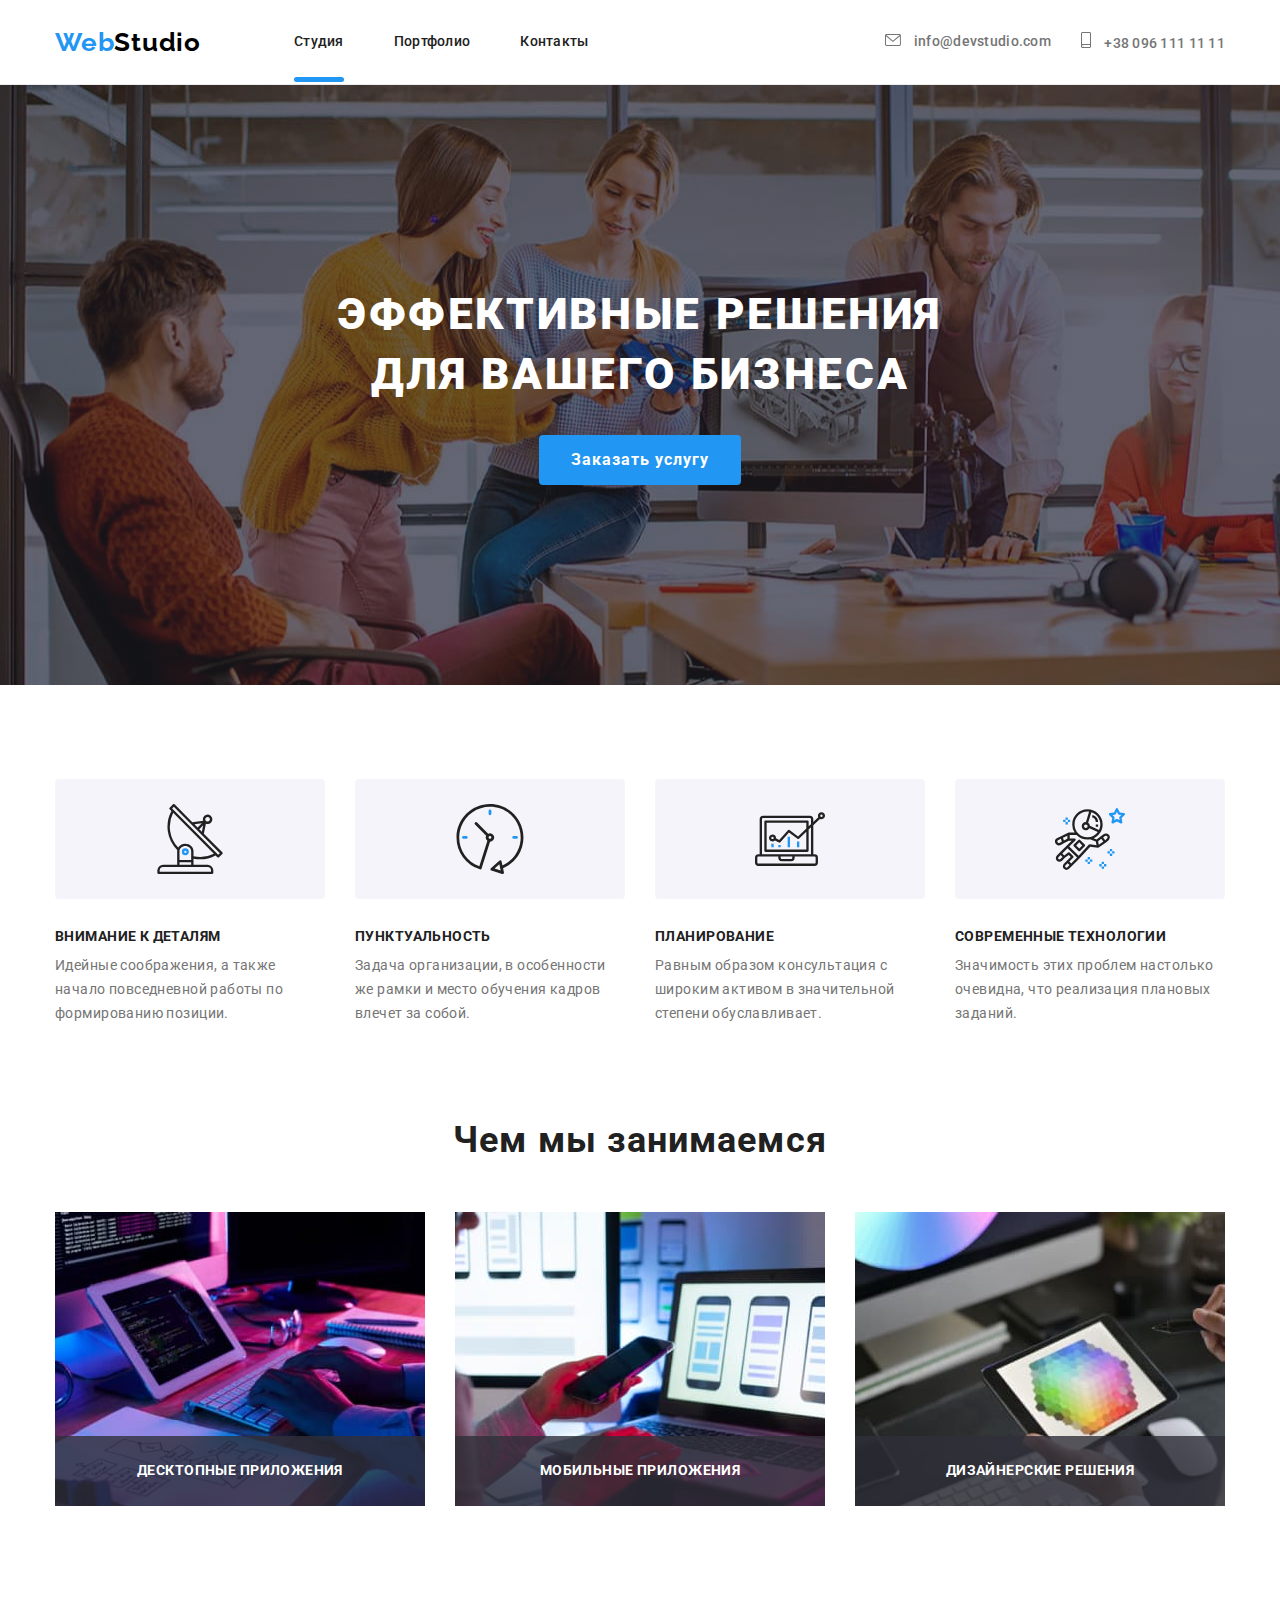
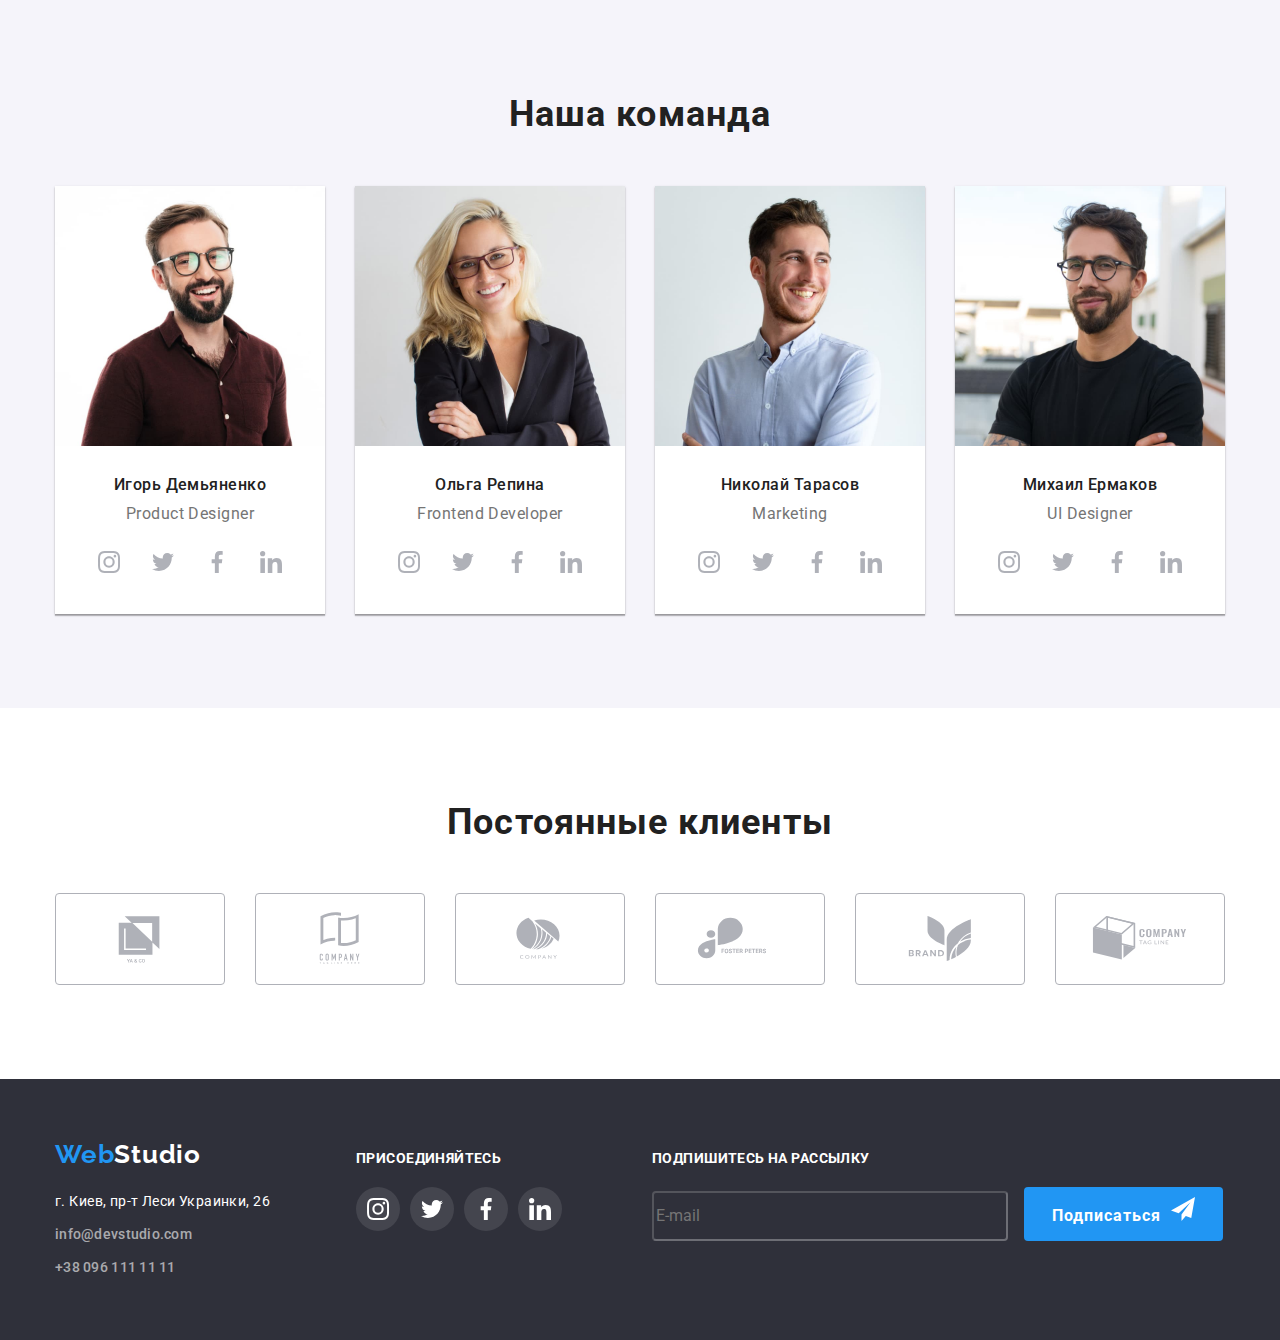
<file: index.html>
<!DOCTYPE html>
<html lang="ru">

<head>
    <meta charset="UTF-8">
    <meta http-equiv="X-UA-Compatible" content="IE=edge">
    <meta name="viewport" content="width=device-width, initial-scale=1.0">
    <link rel="preconnect" href="https://fonts.googleapis.com">
    <link rel="preconnect" href="https://fonts.gstatic.com" crossorigin>
    <link
        href="https://fonts.googleapis.com/css2?family=Raleway:wght@700&family=Roboto:wght@400;500;700;900&display=swap"
        rel="stylesheet">
    <link rel="stylesheet"
        href="https://cdnjs.cloudflare.com/ajax/libs/modern-normalize/1.1.0/modern-normalize.min.css">
    <link rel="stylesheet" href="./css/main.min.css">
    <title>Document</title>
</head>

<body>
    <header class="header">
        <div class="container header-box">
            <nav class="nav-box">
                <a href="#" class="logo">Web<span class="logo-header">Studio</span></a>
                <ul class="li header__nav-links">
                    <li class="header__nav-link"><a href="./index.html" class="header__link-page selected">Студия</a></li>
                    <li class="header__nav-link"><a href="./portfolio.html" class="header__link-page">Портфолио</a></li>
                    <li class="header__nav-link"><a href="#" class="header__link-page">Контакты</a></li>
                </ul>
            </nav>

            <ul class="li header__nav-links">
                <li class="contact-link"><a href="mailto:info@devstudio.com" class="header__link-page contact">
                        <svg class="email-icon">
                            <use href="./images/icons.svg#email"></use>
                        </svg>
                        info@devstudio.com</a>
                </li>
                <li class="contact-link"><a href="tel:+380961111111" class="header__link-page contact">
                        <svg class="smartphone-icon">
                            <use href="./images/icons.svg#smartphone"></use>
                        </svg>
                        +38 096 111 11 11</a>
                </li>
            </ul>
        </div>
    </header>
    <main>
        <!-- Герой -->
        <section class="section hero-section">
            <h1 class="hero__title">Эффективные решения для вашего бизнеса</h1>
            <button type="button" class="hero__btn" data-modal-open>Заказать услугу</button>
        </section>
        <!-- Наши ценности -->
        <section class="section values-section">
            <div class="container">
                <h2 class=visually-hidden>Наши ценности</h2>
                <ul class="li values-list">
                    <li class="values__item">
                        <div class="values__thumb">
                            <svg class="values__icons">
                                <use href="images/icons.svg#antenna"></use>
                            </svg>
                        </div>
                        <h3 class="values__title">Внимание к деталям</h3>
                        <p class="values__discription">Идейные соображения, а также начало повседневной работы по
                            формированию позиции.</p>
                    </li>
                    <li class="values__item">
                        <div class="values__thumb">
                            <svg class="values__icons">
                                <use href="images/icons.svg#clock"></use>
                            </svg>
                        </div>
                        <h3 class="values__title">Пунктуальность</h3>
                        <p class="values__discription">Задача организации, в особенности же рамки и место обучения
                            кадров
                            влечет за собой.</p>
                    </li>
                    <li class="values__item">
                        <div class="values__thumb">
                            <svg class="values__icons">
                                <use href="images/icons.svg#diagram"></use>
                            </svg>
                        </div>
                        <h3 class="values__title">Планирование</h3>
                        <p class="values__discription">Равным образом консультация с широким активом в значительной
                            степени
                            обуславливает.</p>
                    </li>
                    <li class="values__item">
                        <div class="values__thumb">
                            <svg class="values__icons">
                                <use href="images/icons.svg#astronaut"></use>
                            </svg>
                        </div>
                        <h3 class="values__title">Современные технологии</h3>
                        <p class="values__discription">Значимость этих проблем настолько очевидна, что реализация
                            плановых
                            заданий.</p>
                    </li>
                </ul>
            </div>
        </section>
        <!-- Чем мы занимаемся -->
        <section class="section product-section">
            <div class="container">
                <h2 class="product__title">Чем мы занимаемся</h2>
                <ul class="li product-list">
                    <div class="product">
                        <li class="product__item">
                            <img src="images/backend.jpg" alt="Бэк-энд" width=370>
                            <p class="product__text-overley">Десктопные приложения</p>
                        </li>
                        <li class="product__item">
                            <img src="images/frontend.jpg" alt="Фронт-энд" width=370>
                            <p class="product__text-overley">Мобильные приложения</p>
                        </li>
                        <li class="product__item">
                            <img src="images/design.jpg" alt="Дизаин" width=370>
                            <p class="product__text-overley">Дизайнерские решения</p>
                        </li>
                    </div>
                </ul>
            </div>
        </section>
        <!-- Наша команда -->
        <section class="section comand-section">
            <div class="container">
                <h2 class="comand__title">Наша команда</h2>
                <ul class="li comand-list">
                    <div class="comand">
                        <li class="comand__item"><img src="images/product-designer.jpg" alt="Игорь Демьяненко" width=270>
                            <div class="comand__discription">
                                <h3 class="comand__employee">Игорь Демьяненко</h3>
                                <p lang="en" class="comand__position">Product Designer</p>
                                <div class="employee-social-box">
                                    <a href="" class="social-link">
                                        <svg>
                                            <use href="./images/icons.svg#instagram"></use>
                                        </svg>
                                    </a>
                                    <a href="" class="social-link">
                                        <svg>
                                            <use href="./images/icons.svg#twitter"></use>
                                        </svg>
                                    </a>
                                    <a href="" class="social-link">
                                        <svg>
                                            <use href="./images/icons.svg#facebook"></use>
                                        </svg>
                                    </a>
                                    <a href="" class="social-link">
                                        <svg>
                                            <use href="./images/icons.svg#linkedin"></use>
                                        </svg>
                                    </a>
                                </div>
                            </div>
                        </li>
                        <li class="comand__item"><img src="images/frontend-developer.jpg" alt="Ольга Репина" width=270>
                            <div class="comand__discription">
                                <h3 class="comand__employee">Ольга Репина</h3>
                                <p lang="en" class="comand__position">Frontend Developer</p>
                                <div class="employee-social-box">
                                    <a href="" class="social-link">
                                        <svg>
                                            <use href="./images/icons.svg#instagram"></use>
                                        </svg>
                                    </a>
                                    <a href="" class="social-link">
                                        <svg>
                                            <use href="./images/icons.svg#twitter"></use>
                                        </svg>
                                    </a>
                                    <a href="" class="social-link">
                                        <svg>
                                            <use href="./images/icons.svg#facebook"></use>
                                        </svg>
                                    </a>
                                    <a href="" class="social-link">
                                        <svg>
                                            <use href="./images/icons.svg#linkedin"></use>
                                        </svg>
                                    </a>
                                </div>
                            </div>
                        </li>
                        <li class="comand__item"><img src="images/marketing.jpg" alt="Николай Тарасов" width=270>
                            <div class="comand__discription">
                                <h3 class="comand__employee">Николай Тарасов</h3>
                                <p lang="en" class="comand__position">Marketing</p>
                                <div class="employee-social-box">
                                    <a href="" class="social-link">
                                        <svg>
                                            <use href="./images/icons.svg#instagram"></use>
                                        </svg>
                                    </a>
                                    <a href="" class="social-link">
                                        <svg>
                                            <use href="./images/icons.svg#twitter"></use>
                                        </svg>
                                    </a>
                                    <a href="" class="social-link">
                                        <svg>
                                            <use href="./images/icons.svg#facebook"></use>
                                        </svg>
                                    </a>
                                    <a href="" class="social-link">
                                        <svg>
                                            <use href="./images/icons.svg#linkedin"></use>
                                        </svg>
                                    </a>
                                </div>
                            </div>
                        </li>
                        <li class="comand__item"><img src="images/ui-designer.jpg" alt="Михаил Ермаков" width=270>
                            <div class="comand__discription">
                                <h3 class="comand__employee">Михаил Ермаков</h3>
                                <p lang="en" class="comand__position">UI Designer</p>
                                <div class="employee-social-box">
                                    <a href="" class="social-link">
                                        <svg>
                                            <use href="./images/icons.svg#instagram"></use>
                                        </svg>
                                    </a>
                                    <a href="" class="social-link">
                                        <svg>
                                            <use href="./images/icons.svg#twitter"></use>
                                        </svg>
                                    </a>
                                    <a href="" class="social-link">
                                        <svg>
                                            <use href="./images/icons.svg#facebook"></use>
                                        </svg>
                                    </a>
                                    <a href="" class="social-link">
                                        <svg>
                                            <use href="./images/icons.svg#linkedin"></use>
                                        </svg>
                                    </a>
                                </div>
                            </div>
                        </li>
                    </div>
                </ul>
        </section>
        <!-- Наши клиенты -->
        <section class="section our-clients">
            <h2 class="clients__title">Постоянные клиенты</h2>
            <div class="container">
                <div class="client-social-box">
                    <a href="" class="client-social-link">
                        <svg>
                            <use href="./images/icons.svg#client1"></use>
                        </svg>
                    </a>
                    <a href="" class="client-social-link">
                        <svg>
                            <use href="./images/icons.svg#client2"></use>
                        </svg>
                    </a>
                    <a href="" class="client-social-link">
                        <svg>
                            <use href="./images/icons.svg#client3"></use>
                        </svg>
                    </a>
                    <a href="" class="client-social-link">
                        <svg>
                            <use href="./images/icons.svg#client4"></use>
                        </svg>
                    </a>
                    <a href="" class="client-social-link">
                        <svg>
                            <use href="./images/icons.svg#client5"></use>
                        </svg>
                    </a>
                    <a href="" class="client-social-link">
                        <svg>
                            <use href="./images/icons.svg#client6"></use>
                        </svg>
                    </a>
                </div>
            </div>
        </section>
        </div>
    </main>

    <footer class="footer">
        <!--<div class="container">-->
            <div class="conect">
                <div class="web-contacts">
                    <a href="#" class="logo">Web<span class="logo-footer">Studio</span></a>
                    <address class="address">
                        г. Киев, пр-т Леси Украинки, 26
                    </address>
                    <ul class="li">
                        <li><a href="mailto:info@devstudio.com" class="header__link-page contact-footer">info@devstudio.com</a>
                        </li>
                        <li><a href="tel:+380961111111" class="header__link-page contact-footer">+38 096 111
                                11
                                11</a>
                        </li>
                    </ul>
                </div>
                <div class="conecting">
                    <h3 class="conect-title">присоединяйтесь</h3>
                    <div class="page-social-box">

                        <a href="" class="page social-link">
                            <svg>
                                <use href="./images/icons.svg#instagram"></use>
                            </svg>
                        </a>
                        <a href="" class="page social-link">
                            <svg>
                                <use href="./images/icons.svg#twitter"></use>
                            </svg>
                        </a>
                        <a href="" class="page social-link">
                            <svg>
                                <use href="./images/icons.svg#facebook"></use>
                            </svg>
                        </a>
                        <a href="" class="page social-link">
                            <svg>
                                <use href="./images/icons.svg#linkedin"></use>
                            </svg>
                        </a>
                    </div>
                </div>
                <div class="subscription">
                    <h3 class="conect-title">Подпишитесь на рассылку</h3>
                    <form action="" class="subscription-form">
                        <input type="text" name="email" placeholder="E-mail" class="input subscription-input">
                        <button type="submit" class="hero__btn subscription-btn">Подписаться<svg class="send-icon">
                            <use href="images/icons.svg#send"></use>
                        </svg></button>
                    </form>
                </div>      
            </div>
        <!--</div>-->
    </footer>

    <div class="backdrop is-hidden" data-modal>
        <div class="modal">
            <div class="modal-close"><button data-modal-close>
                    <svg>
                        <use href="./images/icons.svg#close"></use>
                    </svg>
                    <!--<img src="./images/close.svg">-->
                </button>
            </div>
            <div class="form-fild">
            <p class="form-text">Оставьте свои данные, мы вам перезвоним</p>
            <form action="">
                <label for="name">Имя</label>
                <div class="form-item">
                <span class="icon"><svg class="form-icon">
                    <use href="./images/icons.svg#person"></use>
                </svg></span>
                <input type="text" name="name" id="name" class="form-input">
                </div>
                <label for="tel">Телефон</label>
                <div class="form-item">
                    <span class="icon"><svg class="form-icon">
                            <use href="./images/icons.svg#phone"></use>
                        </svg></span>
                <input type="tel" name="tel" id="tel" class="form-input">
                </div>
                <label for="email">Почта</label>
                <div class="form-item">
                    <span class="icon"><svg class="form-icon">
                            <use href="./images/icons.svg#E-mail"></use>
                        </svg></span>
                <input type="email" name="email" id="email" class="form-input">
                </div>
                <label for="coment">Комментарий</label>
                <textarea name="coment" id="coment" cols="30" rows="10" placeholder="Введите текст" class="form-textarea"></textarea>
                
                <label for="policy" class="policy-label"> <input type="checkbox" name="policy" id="policy" class="input-checkbox">
                <span class="icon-check"></span>Соглашаюсь с рассылкой и принимаю <a href="#" class="policy-link">Условия договора</a></label>
                <button type="submit" class="hero__btn btn-modal">Отправить</button>
            </form>
            </div>
        </div>
        <script src="./js/modal.js"></script>
</body>

</html>
</file>
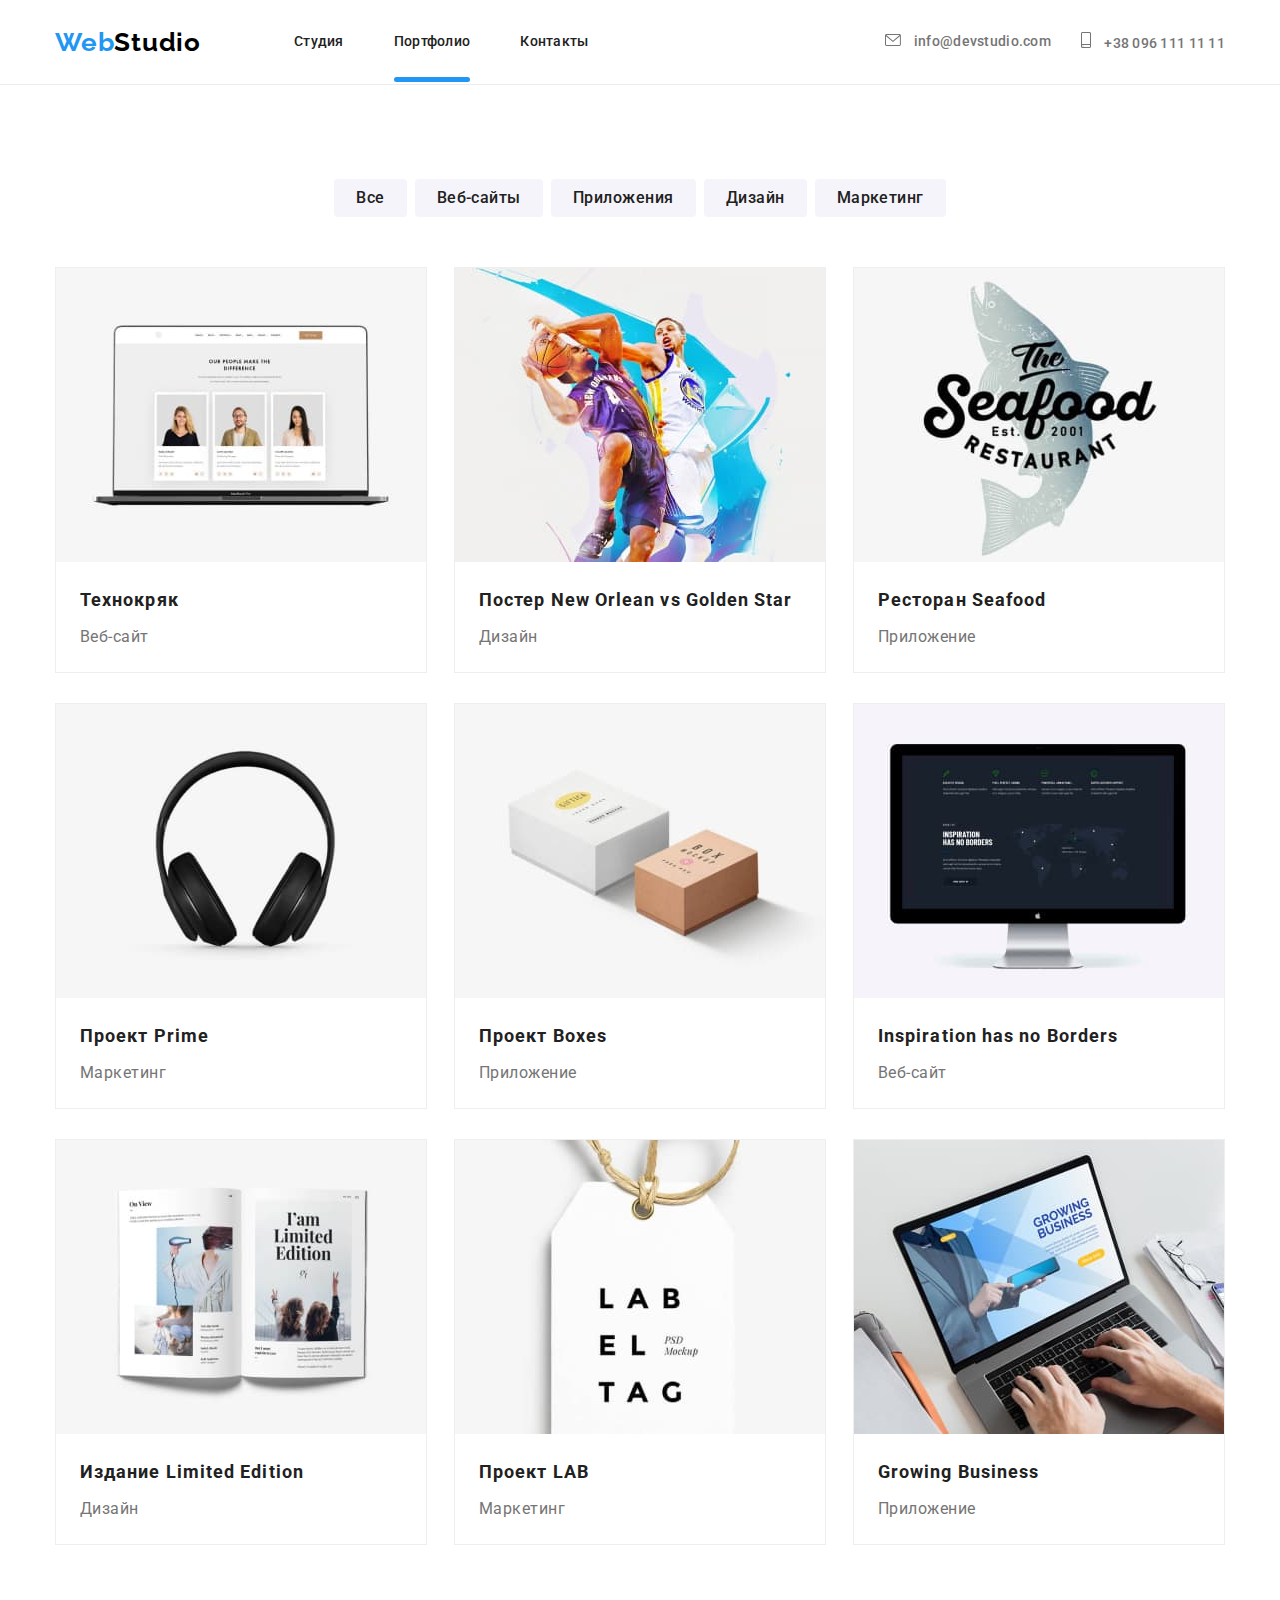
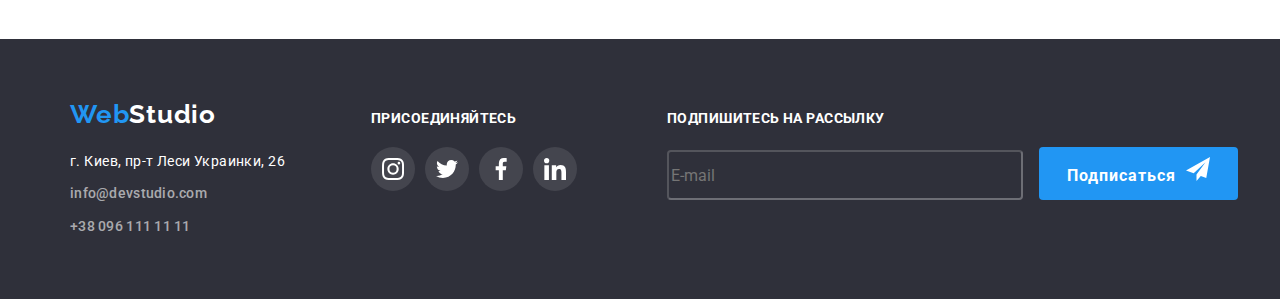
<file: portfolio.html>
<!DOCTYPE html>
<html lang="ru">

<head>
    <meta charset="UTF-8">
    <meta http-equiv="X-UA-Compatible" content="IE=edge">
    <meta name="viewport" content="width=device-width, initial-scale=1.0">
    <link rel="preconnect" href="https://fonts.googleapis.com">
    <link rel="preconnect" href="https://fonts.gstatic.com" crossorigin>
    <link
        href="https://fonts.googleapis.com/css2?family=Raleway:wght@700&family=Roboto:wght@400;500;700;900&display=swap"
        rel="stylesheet">
    <link rel="stylesheet"
        href="https://cdnjs.cloudflare.com/ajax/libs/modern-normalize/1.1.0/modern-normalize.min.css">
    <link rel="stylesheet" href="./css/main.min.css">
    <title>Document</title>
</head>

<body>
    <header class="header">
        <div class="container header-box">
            <nav class="nav-box">
                <a href="#" class="logo">Web<span class="logo-header">Studio</span></a>
                <ul class="li header__nav-links">
                    <li class="header__nav-link"><a href="./index.html" class="header__link-page">Студия</a></li>
                    <li class="header__nav-link"><a href="./portfolio.html" class="header__link-page selected">Портфолио</a></li>
                    <li class="header__nav-link"><a href="#" class="header__link-page">Контакты</a></li>
                </ul>
            </nav>
    
            <ul class="li header__nav-links">
                <li class="contact-link"><a href="mailto:info@devstudio.com" class="header__link-page contact">
                        <svg class="email-icon">
                            <use href="./images/icons.svg#email"></use>
                        </svg>
                        info@devstudio.com</a>
                </li>
                <li class="contact-link"><a href="tel:+380961111111" class="header__link-page contact">
                        <svg class="smartphone-icon">
                            <use href="./images/icons.svg#smartphone"></use>
                        </svg>
                        +38 096 111 11 11</a>
                </li>
            </ul>
        </div>
    </header>
    <main>
        <section class="section filter">
            <div class="container">
                <ul class="li btn-box">
                    <li class="filter__item"><button type="button" class="filter__btn">Все</button></li>
                    <li class="filter__item"><button type="button" class="filter__btn">Веб-сайты</button></li>
                    <li class="filter__item"><button type="button" class="filter__btn">Приложения</button></li>
                    <li class="filter__item"><button type="button" class="filter__btn">Дизайн</button></li>
                    <li class="filter__item"><button type="button" class="filter__btn">Маркетинг</button></li>
                </ul>

                <ul class="li project-list">
                    <li class="project__item"><a href="#"><div class="project-thumb"><img src="images/tehno.jpg" alt="Веб-сайт технокряк" width=370>
                    <div class="portfolio-overlye">
                    <p>Технокряк это современная площадка распространения коронавируса. Компании используют эту платформу для цифрового
                    шпионажа и атак на защищённые сервера конкурентов.</p></div>
                    </div>
                            <div class="project__discript">
                                <h3 class="project__title">Технокряк</h3>
                                <p class="project__discription">Веб-сайт</p>
                            </div>
                        </a>
                    </li>
                    <li class="project__item"><a href="#"><div class="project-thumb"><img src="images/poster.jpg" alt="Дизайн постера" width=370><div class="portfolio-overlye">
                        <p>Технокряк это современная площадка распространения коронавируса. Компании используют эту платформу для цифрового
                            шпионажа и атак на защищённые сервера конкурентов.</p>
                    </div></div>
                            <div class="project__discript">
                                <h3 class="project__title">Постер New Orlean vs Golden Star</h3>
                                <p class="project__discription">Дизайн</p>
                            </div>
                        </a>
                    </li>
                    <li class="project__item"><a href="#"><div class="project-thumb"><img src="images/seafood.jpg" alt="Приложение для ресторана"
                                width=370><div class="portfolio-overlye">
                                    <p>Технокряк это современная площадка распространения коронавируса. Компании используют эту платформу для цифрового
                                        шпионажа и атак на защищённые сервера конкурентов.</p>
                                </div></div>
                            <div class="project__discript">
                                <h3 class="project__title">Ресторан Seafood</h3>
                                <p class="project__discription">Приложение</p>
                            </div>
                        </a>
                    </li>
                    <li class="project__item"><a href="#"><div class="project-thumb"><img src="images/prime.jpg" alt="Маркетинг" width=370><div class="portfolio-overlye">
                        <p>Технокряк это современная площадка распространения коронавируса. Компании используют эту платформу для цифрового
                            шпионажа и атак на защищённые сервера конкурентов.</p>
                    </div></div>
                            <div class="project__discript">
                                <h3 class="project__title">Проект Prime</h3>
                                <p class="project__discription">Маркетинг</p>
                            </div>
                        </a>
                    </li>
                    <li class="project__item"><a href="#"><div class="project-thumb"><img src="images/boxes.jpg" alt="Приложение для проекта"
                                width=370><div class="portfolio-overlye">
                                    <p>Технокряк это современная площадка распространения коронавируса. Компании используют эту платформу для цифрового
                                        шпионажа и атак на защищённые сервера конкурентов.</p>
                                </div></div>
                            <div class="project__discript">
                                <h3 class="project__title">Проект Boxes</h3>
                                <p class="project__discription">Приложение</p>
                            </div>
                        </a>
                    </li>
                    <li class="project__item"><a href="#"><div class="project-thumb"><img src="images/no-borders.jpg" alt="Веб-сайт" width=370><div class="portfolio-overlye">
                        <p>Технокряк это современная площадка распространения коронавируса. Компании используют эту платформу для цифрового
                            шпионажа и атак на защищённые сервера конкурентов.</p>
                    </div></div>
                            <div class="project__discript">
                                <h3 class="project__title">Inspiration has no Borders</h3>
                                <p class="project__discription">Веб-сайт</p>
                            </div>
                        </a>
                    </li>
                    <li class="project__item"><a href="#"><div class="project-thumb"><img src="images/limited-edition.jpg" alt="Дизайн изданий"
                                width=370><div class="portfolio-overlye">
                                    <p>Технокряк это современная площадка распространения коронавируса. Компании используют эту платформу для цифрового
                                        шпионажа и атак на защищённые сервера конкурентов.</p>
                                </div></div>
                            <div class="project__discript">
                                <h3 class="project__title">Издание Limited Edition</h3>
                                <p class="project__discription">Дизайн</p>
                            </div>
                        </a>
                    </li>
                    <li class="project__item"><a href="#"><div class="project-thumb"><img src="images/lab.jpg" alt="Проект LAB" width=370><div class="portfolio-overlye">
                        <p>Технокряк это современная площадка распространения коронавируса. Компании используют эту платформу для цифрового
                            шпионажа и атак на защищённые сервера конкурентов.</p>
                    </div>
                    </div>
                            <div class="project__discript">
                                <h3 class="project__title">Проект LAB</h3>
                                <p class="project__discription">Маркетинг</p>
                            </div>
                        </a>
                    </li>
                    <li class="project__item"><a href="#"><div class="project-thumb"><img src="images/growing-business.jpg" alt="Приложение"
                                width=370><div class="portfolio-overlye">
                                    <p>Технокряк это современная площадка распространения коронавируса. Компании используют эту платформу для цифрового
                                        шпионажа и атак на защищённые сервера конкурентов.</p>
                                </div></div>
                            <div class="project__discript">
                                <h3 class="project__title">Growing Business</h3>
                                <p class="project__discription">Приложение</p>
                            </div>
                        </a>
                    </li>
                </ul>
            </div>
        </section>
    </main>
    <footer class="footer">
        <div class="container">
            <div class="conect">
                <div class="web-contacts">
                    <a href="#" class="logo">Web<span class="logo-footer">Studio</span></a>
                    <address class="address">
                        г. Киев, пр-т Леси Украинки, 26
                    </address>
                    <ul class="li">
                        <li><a href="mailto:info@devstudio.com" class="header__link-page contact-footer">info@devstudio.com</a></li>
                        <li><a href="tel:+380961111111" class="header__link-page contact-footer">+38 096 111
                                11
                                11</a>
                        </li>
                    </ul>
                </div>
                <div class="conecting">
                    <h3 class="conect-title">присоединяйтесь</h3>
                    <div class="page-social-box">
    
                        <a href="" class="page social-link">
                            <svg>
                                <use href="./images/icons.svg#instagram"></use>
                            </svg>
                        </a>
                        <a href="" class="page social-link">
                            <svg>
                                <use href="./images/icons.svg#twitter"></use>
                            </svg>
                        </a>
                        <a href="" class="page social-link">
                            <svg>
                                <use href="./images/icons.svg#facebook"></use>
                            </svg>
                        </a>
                        <a href="" class="page social-link">
                            <svg>
                                <use href="./images/icons.svg#linkedin"></use>
                            </svg>
                        </a>
                    </div>
                </div>
                <div class="subscription">
                    <h3 class="conect-title">Подпишитесь на рассылку</h3>
                    <form action="" class="subscription-form">
                        <input type="text" name="email" placeholder="E-mail" class=" input subscription-input">
                        <button type="submit" class="hero__btn subscription-btn">Подписаться<svg class="send-icon">
                                <use href="images/icons.svg#send"></use>
                            </svg></button>
                    </form>
                </div>
            </div>
        </div>
    </footer>
</body>

</html>
</file>
<file: css/main.min.css>
body{font-family:'Roboto', sans-serif;background-color:var(--primary-white-color)}:root{--title-text-color: #212121;--primary-text-color: #757575;--secondary-text-color: #ffffff;--accent-color: #2196f3;--primary-white-color: #ffffff;--botton-color: #f5f4fa;--primary-bg-color: #2f303a;--bg-hero: #c4c4c4;--social-link-color: #afb1b8}h1,h2,h3,p,u,.li{margin:0;padding:0}img{display:block;max-width:100%;height:auto}a:focus{outline:none}.container{width:1200px;margin:0 auto;padding-left:15px;padding-right:15px}.section{padding:94px 0}.li{list-style-type:none}.logo{margin-right:93px;font-family:'Raleway';font-weight:700;font-size:26px;line-height:1.19;letter-spacing:0.03em;color:var(--accent-color);text-decoration:none}.logo-header{color:#000000}.logo-footer{color:#ffffff}.header__link-page,.footer__link-page{display:block;padding-top:32px;padding-bottom:32px;color:var(--title-text-color);font-weight:500;font-size:14px;line-height:1.14;letter-spacing:0.02em;text-decoration:none;-webkit-transition:color 250ms cubic-bezier(0.4, 0, 0.2, 1);transition:color 250ms cubic-bezier(0.4, 0, 0.2, 1)}.header__link-page:hover,.header__link-page:focus,.footer__link-page:hover,.footer__link-page:focus{color:var(--accent-color)}.header__link-page.contact{color:var(--primary-text-color)}.header__link-page.contact.contact:hover svg,.header__link-page.contact.contact:focus svg{fill:var(--accent-color)}.selected{position:relative;display:block}.selected::after{content:'';position:absolute;left:0;bottom:0;display:block;width:100%;height:5px;background-color:var(--accent-color);border-radius:20px}.email-icon{width:16px;height:12px;fill:var(--primary-text-color);-webkit-transition:fill 250ms cubic-bezier(0.4, 0, 0.2, 1);transition:fill 250ms cubic-bezier(0.4, 0, 0.2, 1)}.smartphone-icon{width:10px;height:16px;fill:var(--primary-text-color);-webkit-transition:fill 250ms cubic-bezier(0.4, 0, 0.2, 1);transition:fill 250ms cubic-bezier(0.4, 0, 0.2, 1)}.header__link-page.contact-footer{color:rgba(255,255,255,0.6);line-height:1.71;padding:0;margin-top:9px}.header__link-page.contact-footer:hover,.header__link-page.contact-footer:focus{color:var(--accent-color)}.link-page.contact{color:var(--primary-text-color)}.footer{background-color:var(--primary-bg-color)}.header{border-bottom:1px solid #ececec}.header-box,.nav-box,.header__nav-links,.contact-links{display:-webkit-box;display:-ms-flexbox;display:flex;-webkit-box-align:center;-ms-flex-align:center;align-items:center}.header-box{-webkit-box-align:center;-ms-flex-align:center;align-items:center}.header__nav-links{margin-left:auto}.header__nav-link{margin-right:50px}.contact-link{margin-right:30px}.contact-link a:hover,.contact-link a:focus{color:var(--accent-color)}.contact-link:last-child{margin-right:0}.email-icon,.smartphone-icon{margin-right:10px}.hero-section{text-align:center;padding:200px 0}.hero__title{font-weight:900;font-size:44px;line-height:1.36;text-align:center;letter-spacing:0.06em;text-transform:uppercase;color:var(--secondary-text-color);width:696px;margin:auto}.hero__btn{font-weight:700;font-size:16px;line-height:1.87;-webkit-box-align:center;-ms-flex-align:center;align-items:center;text-align:center;letter-spacing:0.06em;color:var(--primary-white-color);background-color:var(--accent-color);margin-top:30px;border:var(--accent-color);border-radius:4px;padding:10px 32px}.hero-section{max-width:1600px;margin:0 auto;background-color:var(--bg-hero);background-image:-webkit-gradient(linear, left top, right top, from(rgba(47,48,58,0.4)), to(rgba(47,48,58,0.4))),url("../images/hero-img.jpg");background-image:linear-gradient(to right, rgba(47,48,58,0.4), rgba(47,48,58,0.4)),url("../images/hero-img.jpg")}.values-list{display:-webkit-box;display:-ms-flexbox;display:flex;-webkit-box-pack:justify;-ms-flex-pack:justify;justify-content:space-between}.values__thumb{display:-webkit-box;display:-ms-flexbox;display:flex;-webkit-box-pack:center;-ms-flex-pack:center;justify-content:center;-webkit-box-align:center;-ms-flex-align:center;align-items:center;height:120px;background:var(--botton-color);border-radius:4px;margin-bottom:30px}.values__icons{width:70px;height:70px}.values-list .values__item{width:270px}.values-list .item:last-child{margin-right:0}.values-section{padding-bottom:0}.values,.product,.comand{display:-webkit-box;display:-ms-flexbox;display:flex;-webkit-box-pack:justify;-ms-flex-pack:justify;justify-content:space-between}.visually-hidden{position:absolute;clip:rect(0 0 0 0);width:1px;height:1px;margin:-1px}.values__title{font-weight:700;font-size:14px;line-height:1.14;letter-spacing:0.03em;text-transform:uppercase;color:var(--title-text-color);margin-bottom:10px}.values__discription{font-size:14px;line-height:1.71;letter-spacing:0.03em;color:var(--primary-text-color)}.product__title,.comand__title,.clients__title{font-weight:700;font-size:36px;line-height:1.16;text-align:center;letter-spacing:0.03em;color:var(--title-text-color);margin-bottom:50px}.product__item{position:relative}.product__item::before{display:inline-block;content:'';position:absolute;width:100%;height:70px;left:0;bottom:0;background:rgba(47,48,58,0.8)}.product__text-overley{position:absolute;width:100%;height:100%;left:0;top:251px;font-weight:700;font-size:14px;line-height:1.14;text-align:center;letter-spacing:0.03em;text-transform:uppercase;color:var(--secondary-text-color)}.comand-section{background:var(--botton-color)}.comand__item{background:var(--secondary-text-color);text-align:center;-webkit-box-shadow:0px 1px 3px rgba(0,0,0,0.12),0px 1px 1px rgba(0,0,0,0.14),0px 2px 1px rgba(0,0,0,0.2);box-shadow:0px 1px 3px rgba(0,0,0,0.12),0px 1px 1px rgba(0,0,0,0.14),0px 2px 1px rgba(0,0,0,0.2)}.comand__discription{padding:30px 0}.comand__employee{font-weight:500;font-size:16px;line-height:1.18;letter-spacing:0.03em;color:var(--title-text-color)}.employee-social-box{display:-webkit-box;display:-ms-flexbox;display:flex;width:100%;-webkit-box-pack:justify;-ms-flex-pack:justify;justify-content:space-between;padding:0 32px;margin-top:16px}.social-link{width:44px;height:44px;border-radius:50%;display:-webkit-box;display:-ms-flexbox;display:flex;-webkit-box-pack:center;-ms-flex-pack:center;justify-content:center;-webkit-box-align:center;-ms-flex-align:center;align-items:center;-webkit-transition:background-color 250ms cubic-bezier(0.4, 0, 0.2, 1);transition:background-color 250ms cubic-bezier(0.4, 0, 0.2, 1)}.social-link:hover,.social-link:focus{background-color:var(--accent-color)}.social-link:hover svg,.social-link:focus svg{fill:var(--secondary-text-color)}.social-link svg{width:22px;height:22px;fill:var(--social-link-color)}.comand__position{font-size:16px;line-height:1.18;letter-spacing:0.03em;color:var(--primary-text-color);margin-top:10px}.btn-box{display:-webkit-box;display:-ms-flexbox;display:flex;-webkit-box-pack:center;-ms-flex-pack:center;justify-content:center;margin-bottom:50px}.filter__btn{font-family:inherit;font-weight:500;font-size:16px;line-height:1.62;letter-spacing:0.03em;color:var(--title-text-color);background-color:var(--botton-color);cursor:pointer;border-radius:4px;border:var(--botton-color);padding:6px 22px;-webkit-transition:background-color 250ms cubic-bezier(0.4, 0, 0.2, 1);transition:background-color 250ms cubic-bezier(0.4, 0, 0.2, 1)}.filter__btn:hover,.filter__btn:focus{background-color:var(--accent-color);color:var(--primary-white-color);-webkit-box-shadow:0px 3px 1px rgba(0,0,0,0.1),0px 1px 2px rgba(0,0,0,0.08),0px 2px 2px rgba(0,0,0,0.12);box-shadow:0px 3px 1px rgba(0,0,0,0.1),0px 1px 2px rgba(0,0,0,0.08),0px 2px 2px rgba(0,0,0,0.12)}.filter__item{margin-right:8px}.filter__item:last-child{margin-right:0}.project-list{display:-webkit-box;display:-ms-flexbox;display:flex;-ms-flex-wrap:wrap;flex-wrap:wrap;-webkit-box-pack:justify;-ms-flex-pack:justify;justify-content:space-between}.project__discript{padding:20px 24px}.project__title{font-weight:700;font-size:18px;line-height:2;letter-spacing:0.06em;color:var(--title-text-color)}.project__discription{font-size:16px;line-height:1.87;letter-spacing:0.03em;color:var(--primary-text-color);margin-top:4px}.project__item{overflow:hidden;border:1px solid #eeeeee;margin-bottom:30px}.project__item:hover{-webkit-box-shadow:0px 1px 1px rgba(0,0,0,0.12),0px 4px 4px rgba(0,0,0,0.06),1px 4px 6px rgba(0,0,0,0.16);box-shadow:0px 1px 1px rgba(0,0,0,0.12),0px 4px 4px rgba(0,0,0,0.06),1px 4px 6px rgba(0,0,0,0.16)}.project__item a:hover .project-thumb::before,.project__item a:focus .project-thumb::before{-webkit-transform:translate(0);transform:translate(0)}.project__item a:hover .portfolio-overlye,.project__item a:focus .portfolio-overlye{-webkit-transform:translate(0, 0);transform:translate(0, 0)}.project__item:nth-last-child(-n+3){margin-bottom:0}.project__item a{text-decoration:none}.project-thumb{position:relative;width:370px}.project-thumb::before{display:inline-block;position:absolute;left:0;top:0;content:'';width:100%;height:100%;background:rgba(33,150,243,0.9);-webkit-transform:translate(0, 100%);transform:translate(0, 100%);-webkit-transition:-webkit-transform 250ms cubic-bezier(0.4, 0, 0.2, 1);transition:-webkit-transform 250ms cubic-bezier(0.4, 0, 0.2, 1);transition:transform 250ms cubic-bezier(0.4, 0, 0.2, 1);transition:transform 250ms cubic-bezier(0.4, 0, 0.2, 1), -webkit-transform 250ms cubic-bezier(0.4, 0, 0.2, 1)}.portfolio-overlye{position:absolute;width:322px;height:168px;left:24px;top:63px;font-size:18px;line-height:1.55;letter-spacing:0.03em;color:#ffffff;-webkit-transform:translate(0, 150%);transform:translate(0, 150%);-webkit-transition:-webkit-transform 250ms cubic-bezier(0.4, 0, 0.2, 1);transition:-webkit-transform 250ms cubic-bezier(0.4, 0, 0.2, 1);transition:transform 250ms cubic-bezier(0.4, 0, 0.2, 1);transition:transform 250ms cubic-bezier(0.4, 0, 0.2, 1), -webkit-transform 250ms cubic-bezier(0.4, 0, 0.2, 1)}.project-thumb{overflow:hidden}.client-social-box{display:-webkit-box;display:-ms-flexbox;display:flex;width:100%;-webkit-box-pack:justify;-ms-flex-pack:justify;justify-content:space-between;margin-top:16px}.client-social-link{width:170px;height:92px;border:1px solid #afb1b8;border-radius:4px;background-color:#fff;display:-webkit-box;display:-ms-flexbox;display:flex;-webkit-box-pack:center;-ms-flex-pack:center;justify-content:center;-webkit-box-align:center;-ms-flex-align:center;align-items:center;-webkit-transition:border-color 250ms cubic-bezier(0.4, 0, 0.2, 1);transition:border-color 250ms cubic-bezier(0.4, 0, 0.2, 1)}.client-social-link:hover,.client-social-link:focus{border-color:var(--accent-color)}.client-social-link:hover svg,.client-social-link:focus svg{fill:var(--accent-color)}.client-social-link svg{-webkit-transition:fill 250ms cubic-bezier(0.4, 0, 0.2, 1);transition:fill 250ms cubic-bezier(0.4, 0, 0.2, 1)}.client-social-link svg{width:106px;height:60px;fill:var(--social-link-color)}.footer{padding:60px 0}.web-contacts{width:216px}.address{font-style:normal;font-size:14px;line-height:1.71;letter-spacing:0.03em;color:var(--primary-white-color);margin-top:20px}.conect{display:-webkit-box;display:-ms-flexbox;display:flex;-webkit-box-align:baseline;-ms-flex-align:baseline;align-items:baseline;width:1200px;margin:0 auto;padding-left:15px;padding-right:15px}.conect-title{font-weight:700;font-size:14px;line-height:1.14;letter-spacing:0.03em;text-transform:uppercase;color:var(--primary-white-color)}.conecting{width:206px;-ms-flex-wrap:wrap;flex-wrap:wrap;margin-left:85px;margin-right:90px}.page-social-box{display:-webkit-box;display:-ms-flexbox;display:flex;width:206px;-webkit-box-pack:justify;-ms-flex-pack:justify;justify-content:space-between;margin-top:20px}.page.social-link{background-color:rgba(255,255,255,0.1)}.page.social-link:hover,.page.social-link:focus{background-color:var(--accent-color)}.page.social-link:hover svg,.page.social-link:focus svg{fill:var(--secondary-text-color)}.page.social-link svg{fill:var(--secondary-text-color)}.page.social-link svg{width:22px;height:22px;fill:var(--social-link-color)}.subscription-form{margin-top:20px}.subscription-btn{margin-top:0;padding:10px 28px}.send-icon{width:24px;height:24px;margin-left:10px}.page.social-link svg{fill:var(--secondary-text-color)}.backdrop{position:fixed;top:0;left:0;width:100%;height:100%;background-color:rgba(0,0,0,0.2);-webkit-transform:scale(1);transform:scale(1);opacity:1;-webkit-transition:opacity 250ms,-webkit-transform 250ms cubic-bezier(0.4, 0, 0.2, 1);transition:opacity 250ms,-webkit-transform 250ms cubic-bezier(0.4, 0, 0.2, 1);transition:transform 250ms cubic-bezier(0.4, 0, 0.2, 1),opacity 250ms;transition:transform 250ms cubic-bezier(0.4, 0, 0.2, 1),opacity 250ms,-webkit-transform 250ms cubic-bezier(0.4, 0, 0.2, 1)}.backdrop.is-hidden{opacity:0;pointer-events:none;visibility:hidden;-webkit-transform:scale(0);transform:scale(0)}.modal{position:absolute;top:50%;left:50%;-webkit-transform:translate(-50%, -50%);transform:translate(-50%, -50%);width:528px;height:auto;background-color:#ffffff}.modal-close{position:fixed;top:8px;right:8px}.modal-close button{width:30px;height:30px;padding:0;border:1px solid rgba(0,0,0,0.1);border-radius:50%;background-color:#ffffff;cursor:pointer}.modal-close button:hover svg{fill:var(--accent-color)}.modal-close svg{width:28px;height:28px}.form-fild{width:448px;margin:40px auto}.form-text{font-weight:700;font-size:20px;line-height:1, 15;text-align:center;letter-spacing:0.03em;color:var(--title-text-color)}.form-item{position:relative}.form-item:hover .form-icon,.form-item:focus .form-icon{fill:var(--accent-color)}label{display:-webkit-box;display:-ms-flexbox;display:flex;-webkit-box-orient:vertical;-webkit-box-direction:normal;-ms-flex-direction:column;flex-direction:column;margin-top:10px;font-size:12px;line-height:1.16;letter-spacing:0.01em;color:var(--primary-text-color)}.form-input,.form-textarea{width:100%;height:40px;border:1px solid rgba(33,33,33,0.2);-webkit-box-sizing:border-box;box-sizing:border-box;border-radius:4px;padding:14px;padding-left:40px;cursor:pointer}.form-input:hover,.form-input:focus,.form-textarea:hover,.form-textarea:focus{border:1px solid var(--accent-color)}.form-textarea{resize:none;height:138px;padding-left:14px}.input-checkbox{margin-top:25px;position:absolute;appearance:none;-webkit-appearance:none;-moz-appearance:none}.policy-label{display:inline-block;font-size:14px}.policy-link{color:var(--accent-color)}.btn-modal{display:block;padding:10px 55px;margin:30px auto}.subscription-input{width:356px;height:50px;background-color:transparent;border-color:rgba(255,255,255,0.3);border-radius:4px;margin-right:12px;color:#ffffff}.icon{position:absolute;top:50%;left:12px;-webkit-transform:translateY(-50%);transform:translateY(-50%)}.icon-check{display:inline-block;width:16px;height:16px;margin-right:7px;background-image:url("../images/check-off.svg");background-repeat:no-repeat}.input-checkbox:checked+.icon-check{background-color:var(--accent-color);background-image:url("../images/check-on.svg")}.form-icon{width:18px;height:18px}
/*# sourceMappingURL=main.min.css.map */
</file>
